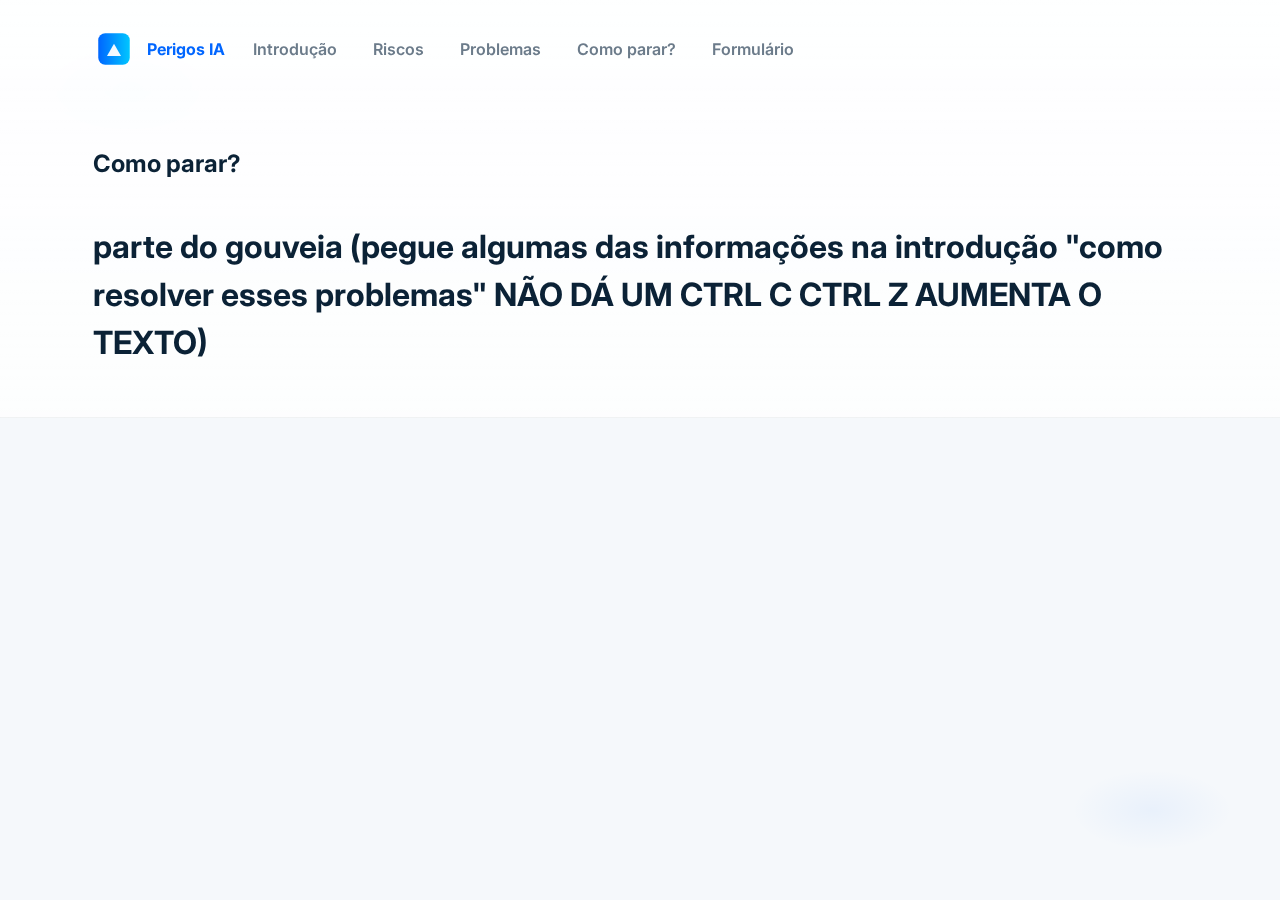
<file: comoparar.html>
<head>
    
     <meta charset="utf-8" />
  <meta name="viewport" content="width=device-width,initial-scale=1" />
  <title>Perigos da Inteligência Artificial — IA Segura</title>
  <link href="https://fonts.googleapis.com/css2?family=Inter:wght@300;400;600;700&family=Playfair+Display:wght@600&display=swap" rel="stylesheet">
  <link rel="stylesheet" href="styles.css" />
  <script src="script.js"></script>
</head>
    <body>
         <header class="site-header">
    <div class="container header-grid">
      <a class="brand" href="#">
        <svg class="logo" viewBox="0 0 48 48" aria-hidden="true">
          <defs><linearGradient id="g" x1="0" x2="1"><stop offset="0" stop-color="#0066ff"/><stop offset="1" stop-color="#00c6ff"/></linearGradient></defs>
          <rect x="6" y="6" width="36" height="36" rx="8" fill="url(#g)"></rect>
          <path d="M16 32 L24 18 L32 32 Z" fill="#fff" opacity="0.95"></path>
        </svg>
        <span class="brand-text">Perigos IA</span>
      </a>

      <nav class="nav" id="mainNav" aria-label="Navegação principal">
        <ul>
          <li><a href="index.html">Introdução</a></li>
          <li><a href="riscos.html">Riscos</a></li>
          <li><a href="problemas.html">Problemas</a></li>
          <li><a href="comoparar.html">Como parar?</a></li>
          <li><a href="formulario.html">Formulário</a></li>
        </ul>
      </nav>
      </div>
      <section id="recursos" class="container resources-section">
      <h2>Como parar?</h2>
      <div class="resources-grid">
      </div>
      <h1> parte do gouveia (pegue algumas das informações na introdução "como resolver esses problemas" NÃO DÁ UM CTRL C CTRL Z
    AUMENTA O TEXTO)</h1>
</file>
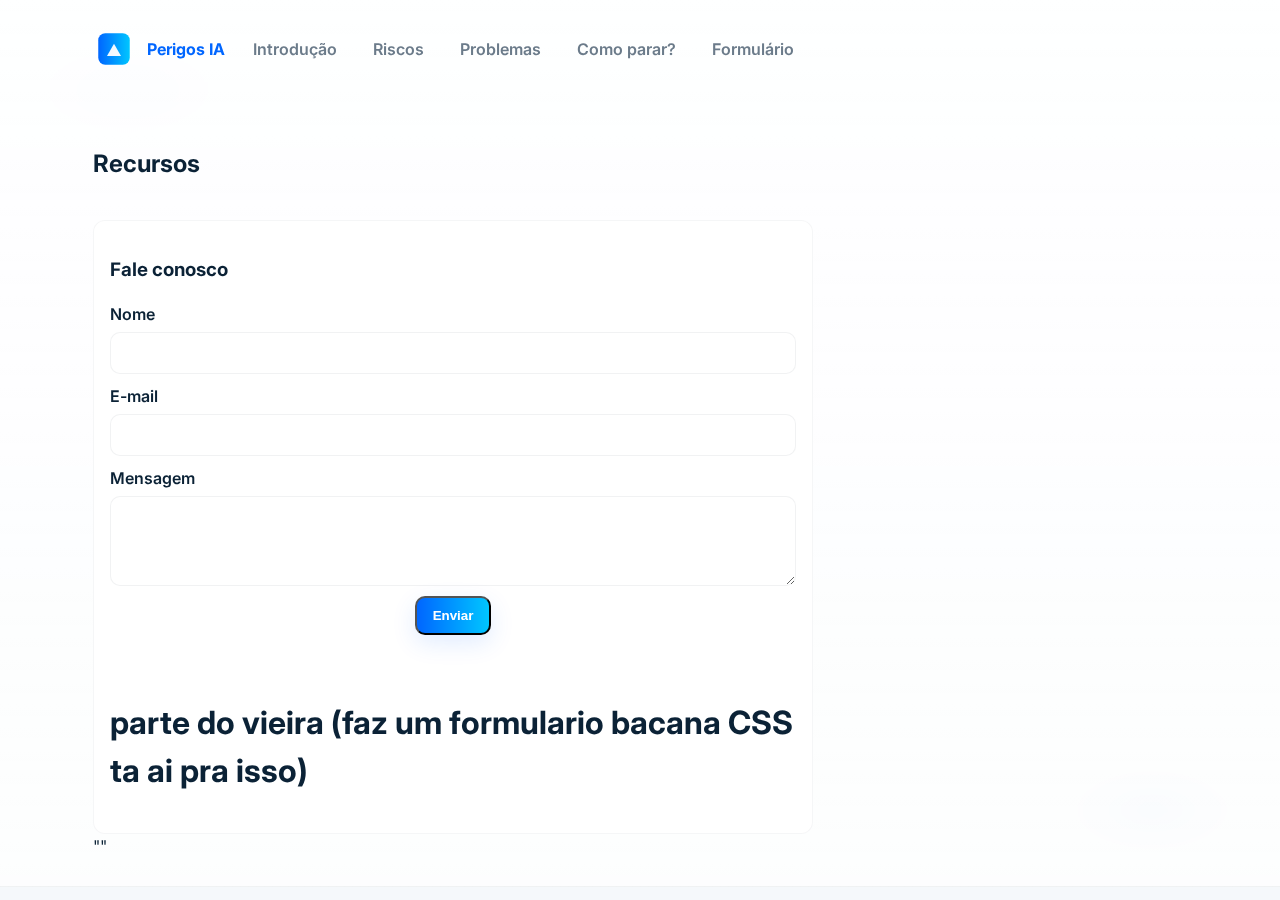
<file: formulario.html>
<!doctype html>
<html lang="pt-BR">
<head>
  <meta charset="utf-8" />
  <meta name="viewport" content="width=device-width,initial-scale=1" />
  <title>Perigos da Inteligência Artificial</title>
  <link href="https://fonts.googleapis.com/css2?family=Inter:wght@300;400;600;700&family=Playfair+Display:wght@600&display=swap" rel="stylesheet">
  <link rel="stylesheet" href="styles.css" />
  <script src="script.js"></script>
</head>
    <body>
         <header class="site-header">
    <div class="container header-grid">
      <a class="brand" href="#">
        <svg class="logo" viewBox="0 0 48 48" aria-hidden="true">
          <defs><linearGradient id="g" x1="0" x2="1"><stop offset="0" stop-color="#0066ff"/><stop offset="1" stop-color="#00c6ff"/></linearGradient></defs>
          <rect x="6" y="6" width="36" height="36" rx="8" fill="url(#g)"></rect>
          <path d="M16 32 L24 18 L32 32 Z" fill="#fff" opacity="0.95"></path>
        </svg>
        <span class="brand-text">Perigos IA</span>
      </a>

      <nav class="nav" id="mainNav" aria-label="Navegação principal">
        <ul>
          <li><a href="index.html">Introdução</a></li>
          <li><a href="riscos.html">Riscos</a></li>
          <li><a href="problemas.html">Problemas</a></li>
          <li><a href="comoparar.html">Como parar?</a></li>
          <li><a href="formulario.html">Formulário</a></li>
        </ul>
      </nav>
      </div>
      <section id="recursos" class="container resources-section">
      <h2>Recursos</h2>
      <div class="resources-grid">
      </div>

      <form id="contactForm" class="contact" novalidate>
        <h3>Fale conosco</h3>
        <div class="row">
          <label for="name">Nome</label>
          <input id="name" name="name" type="text" required />
        </div>
        <div class="row">
          <label for="email">E-mail</label>
          <input id="email" name="email" type="email" required />
        </div>
        <div class="row">
          <label for="message">Mensagem</label>
          <textarea id="message" name="message" rows="4" required></textarea>
        </div>
        <div class="row actions">
          <button type="submit" class="btn primary">Enviar</button>
          <p id="formStatus" class="form-status" aria-live="polite"></p>
        </div>
        <h1> parte do vieira (faz um formulario bacana CSS ta ai pra isso) </h1> 
      </form>""
    </section>
    </body>
</file>
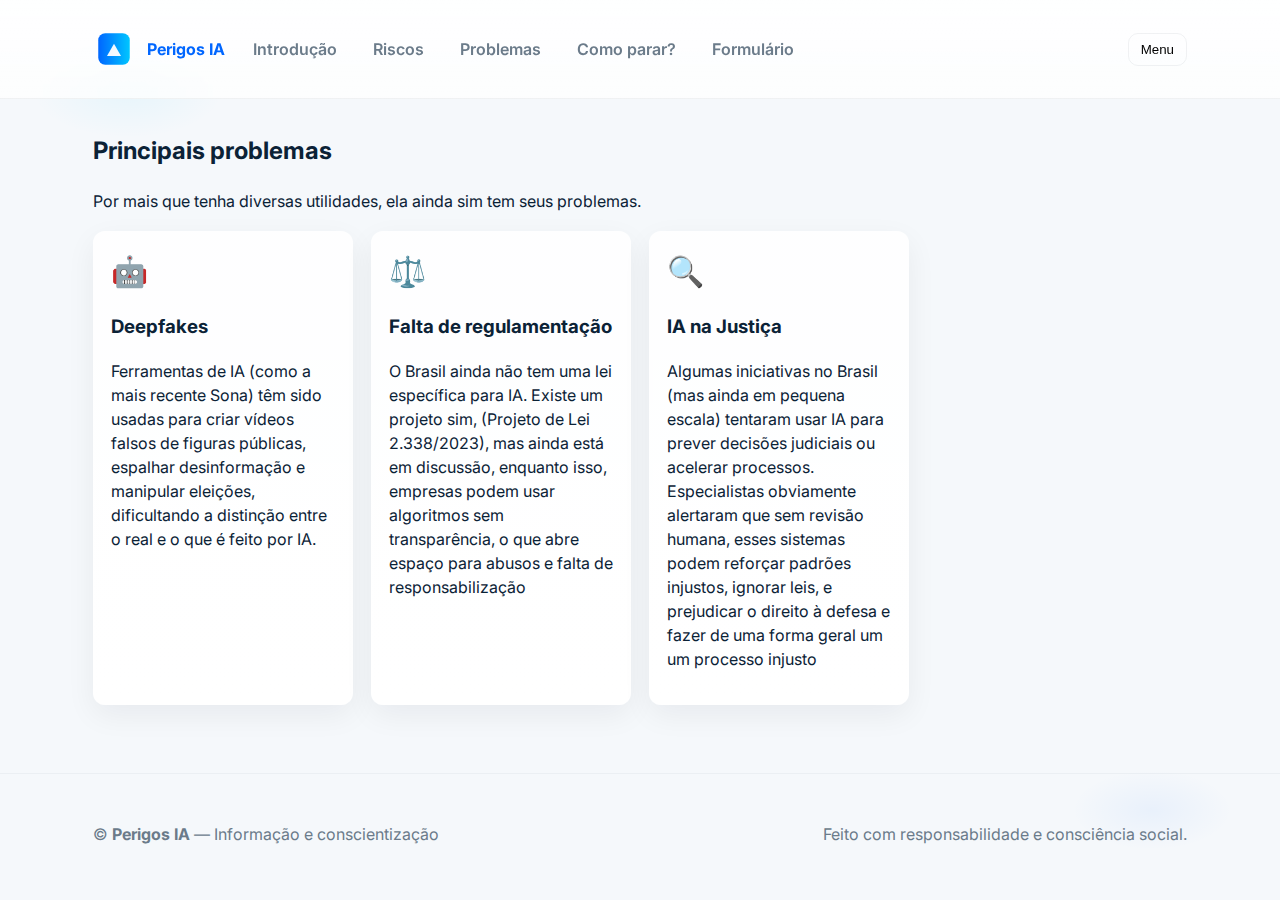
<file: problemas.html>
<!doctype html>
<html lang="pt-BR">
<head>
  <meta charset="utf-8" />
  <meta name="viewport" content="width=device-width,initial-scale=1" />
  <title>Problemas da IA</title>
  <link href="https://fonts.googleapis.com/css2?family=Inter:wght@300;400;600;700&family=Playfair+Display:wght@600&display=swap" rel="stylesheet">
  <link rel="stylesheet" href="styles.css" />
  <script src="script.js"></script>
</head>

<body>
  <header class="site-header">
    <div class="container header-grid">
      <a class="brand" href="#">
        <svg class="logo" viewBox="0 0 48 48" aria-hidden="true">
          <defs><linearGradient id="g" x1="0" x2="1"><stop offset="0" stop-color="#0066ff"/><stop offset="1" stop-color="#00c6ff"/></linearGradient></defs>
          <rect x="6" y="6" width="36" height="36" rx="8" fill="url(#g)"></rect>
          <path d="M16 32 L24 18 L32 32 Z" fill="#fff" opacity="0.95"></path>
        </svg>
        <span class="brand-text">Perigos IA</span>
      </a>

      <nav class="nav" id="mainNav" aria-label="Navegação principal">
        <ul>
          <li><a href="index.html">Introdução</a></li>
          <li><a href="riscos.html">Riscos</a></li>
          <li><a href="problemas.html">Problemas</a></li>
          <li><a href="comoparar.html">Como parar?</a></li>
          <li><a href="formulario.html">Formulário</a></li>
        </ul>
      </nav>

      <div class="header-actions">
        <button id="menuToggle" class="menu-btn" aria-expanded="false" aria-controls="mobileNav">Menu</button>
      </div>
    </div>

    <nav id="mobileNav" class="mobile-nav" hidden aria-hidden="true">
      <ul>
        <li><a href="index.html">Introdução</a></li>
        <li><a href="riscos.html">Riscos</a></li>
        <li><a href="problemas.html">Problemas</a></li>
        <li><a href="comoparar.html">Como parar?</a></li>
        <li><a href="formulario.html">Formulário</a></li>
      </ul>
    </nav>
  </header>

  <main>
    <section id="riscos" class="container cards-section">
      <h2>Principais problemas</h2>
      <p class="muted">Por mais que tenha diversas utilidades, ela ainda sim tem seus problemas.</p>

      <div class="cards-grid">
        <article class="feature-card">
          <div class="card-icon">🤖</div>
          <h3>Deepfakes</h3>
          <p>Ferramentas de IA (como a mais recente Sona) têm sido usadas para criar vídeos falsos de figuras públicas, 
            espalhar desinformação e manipular eleições, dificultando a distinção entre o real e o que é feito por IA.</p>
        </article>

        <article class="feature-card">
          <div class="card-icon">⚖️</div>
          <h3>Falta de regulamentação</h3>
          <p>O Brasil ainda não tem uma lei específica para IA. Existe um projeto sim, (Projeto de Lei 2.338/2023), mas ainda está em discussão,
             enquanto isso, empresas podem usar algoritmos sem transparência, o que abre espaço para abusos e falta de responsabilização</p>
        </article>

        <article class="feature-card">
          <div class="card-icon">🔍</div>
          <h3>IA na Justiça</h3>
          <p>Algumas iniciativas no Brasil (mas ainda em pequena escala) tentaram usar IA para prever decisões judiciais ou acelerar processos. 
            Especialistas obviamente alertaram que sem revisão humana, esses sistemas podem reforçar padrões injustos, ignorar leis, e prejudicar o direito à defesa e fazer de uma forma geral um 
          um processo injusto</p>
        </article>
      </div>
  </main>

  <footer class="site-footer">
    <div class="container footer-grid">
      <div>© <strong>Perigos IA</strong> — Informação e conscientização</div>
      <div class="muted">Feito com responsabilidade e consciência social.</div>
    </div>
  </footer>

</body>
</html>
</file>
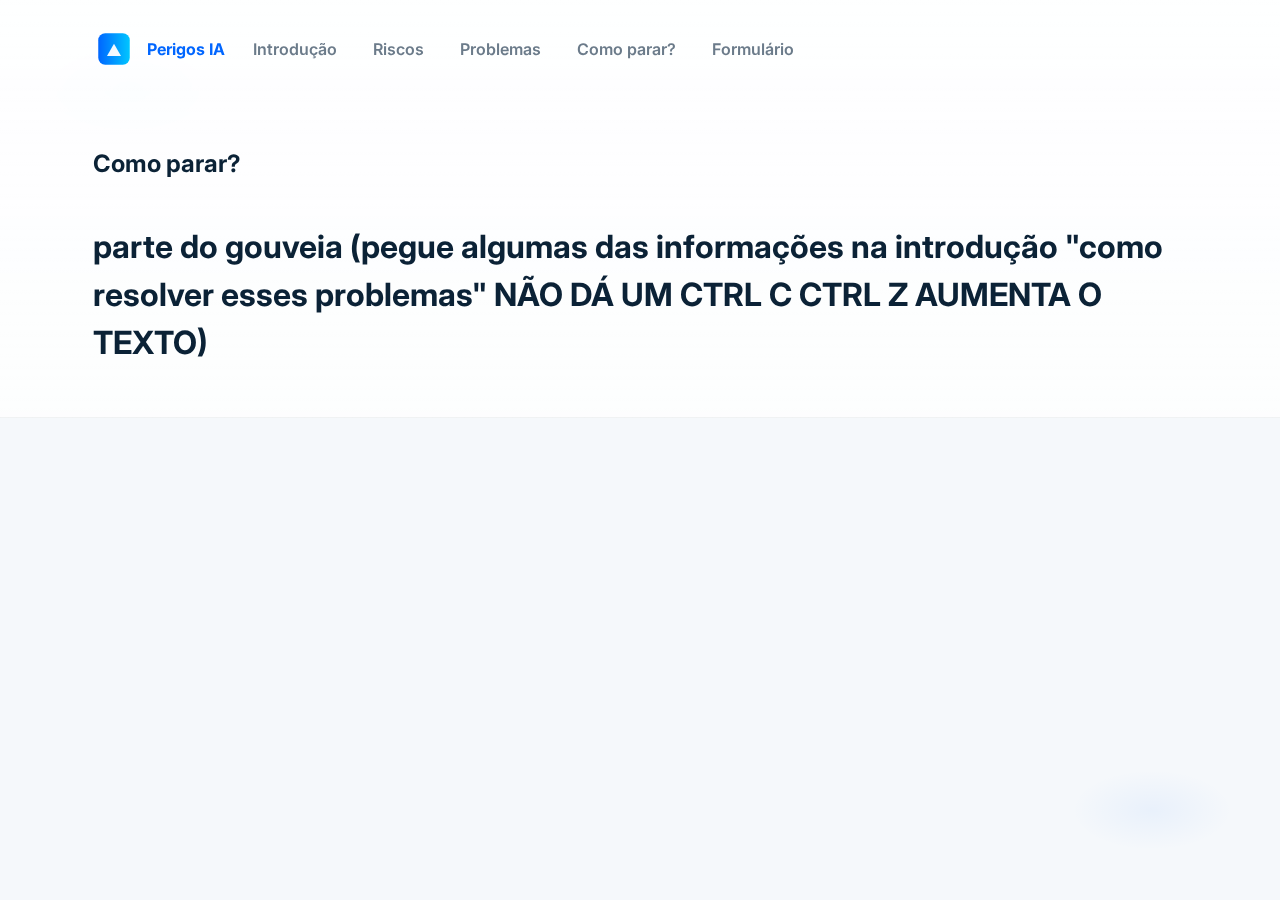
<file: recursos.html>
<head>
    
     <meta charset="utf-8" />
  <meta name="viewport" content="width=device-width,initial-scale=1" />
  <title>Perigos da Inteligência Artificial — IA Segura</title>
  <link href="https://fonts.googleapis.com/css2?family=Inter:wght@300;400;600;700&family=Playfair+Display:wght@600&display=swap" rel="stylesheet">
  <link rel="stylesheet" href="styles.css" />
  <script src="script.js"></script>
</head>
    <body>
         <header class="site-header">
    <div class="container header-grid">
      <a class="brand" href="#">
        <svg class="logo" viewBox="0 0 48 48" aria-hidden="true">
          <defs><linearGradient id="g" x1="0" x2="1"><stop offset="0" stop-color="#0066ff"/><stop offset="1" stop-color="#00c6ff"/></linearGradient></defs>
          <rect x="6" y="6" width="36" height="36" rx="8" fill="url(#g)"></rect>
          <path d="M16 32 L24 18 L32 32 Z" fill="#fff" opacity="0.95"></path>
        </svg>
        <span class="brand-text">Perigos IA</span>
      </a>

      <nav class="nav" id="mainNav" aria-label="Navegação principal">
        <ul>
          <li><a href="index.html">Introdução</a></li>
          <li><a href="riscos.html">Riscos</a></li>
          <li><a href="problemas.html">Problemas</a></li>
          <li><a href="comoparar.html">Como parar?</a></li>
          <li><a href="formulario.html">Formulário</a></li>
        </ul>
      </nav>
      </div>
      <section id="recursos" class="container resources-section">
      <h2>Como parar?</h2>
      <div class="resources-grid">
      </div>
      <h1> parte do gouveia (pegue algumas das informações na introdução "como resolver esses problemas" NÃO DÁ UM CTRL C CTRL Z
    AUMENTA O TEXTO)</h1>
</file>
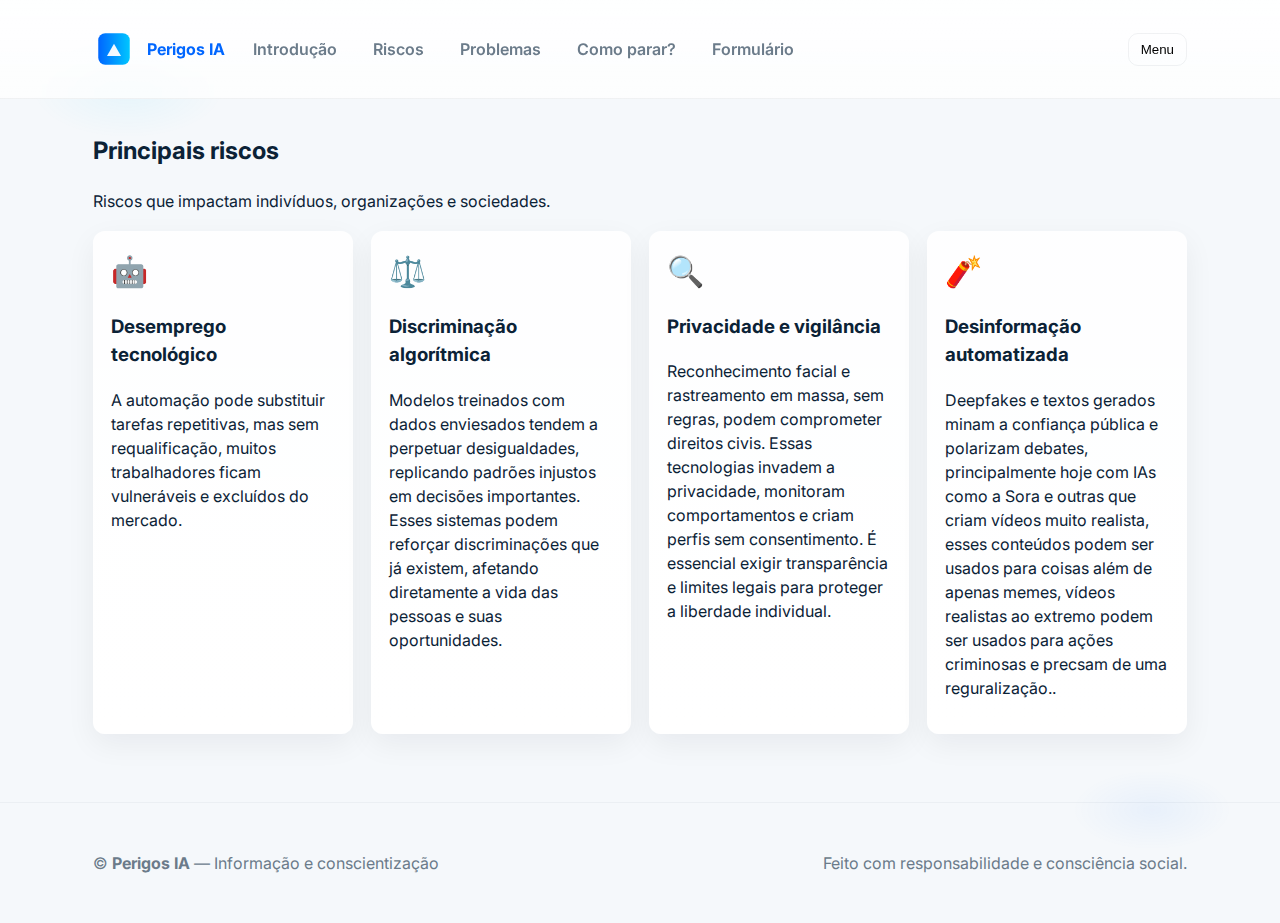
<file: riscos.html>
<!doctype html>
<html lang="pt-BR">
<head>
  <meta charset="utf-8" />
  <meta name="viewport" content="width=device-width,initial-scale=1" />
  <title>Perigos da Inteligência Artificial — IA Segura</title>
  <link href="https://fonts.googleapis.com/css2?family=Inter:wght@300;400;600;700&family=Playfair+Display:wght@600&display=swap" rel="stylesheet">
  <link rel="stylesheet" href="styles.css" />
  <script src="script.js"></script>
</head>

<body>
  <header class="site-header">
    <div class="container header-grid">
      <a class="brand" href="#">
        <svg class="logo" viewBox="0 0 48 48" aria-hidden="true">
          <defs><linearGradient id="g" x1="0" x2="1"><stop offset="0" stop-color="#0066ff"/><stop offset="1" stop-color="#00c6ff"/></linearGradient></defs>
          <rect x="6" y="6" width="36" height="36" rx="8" fill="url(#g)"></rect>
          <path d="M16 32 L24 18 L32 32 Z" fill="#fff" opacity="0.95"></path>
        </svg>
        <span class="brand-text">Perigos IA</span>
      </a>

      <nav class="nav" id="mainNav" aria-label="Navegação principal">
        <ul>
          <li><a href="index.html">Introdução</a></li>
          <li><a href="riscos.html">Riscos</a></li>
          <li><a href="problemas.html">Problemas</a></li>
          <li><a href="comoparar.html">Como parar?</a></li>
          <li><a href="formulario.html">Formulário</a></li>
        </ul>
      </nav>

      <div class="header-actions">
        <button id="menuToggle" class="menu-btn" aria-expanded="false" aria-controls="mobileNav">Menu</button>
      </div>
    </div>

    <nav id="mobileNav" class="mobile-nav" hidden aria-hidden="true">
      <ul>
        <li><a href="index.html">Introdução</a></li>
        <li><a href="riscos.html">Riscos</a></li>
        <li><a href="problemas.html">Problemas</a></li>
        <li><a href="comoparar.html">Como parar?</a></li>
      </ul>
    </nav>
  </header>

  <main>
    <section id="riscos" class="container cards-section">
      <h2>Principais riscos</h2>
      <p class="muted">Riscos que impactam indivíduos, organizações e sociedades.</p>

      <div class="cards-grid">
        <article class="feature-card">
          <div class="card-icon">🤖</div>
          <h3>Desemprego tecnológico</h3>
          <p>A automação pode substituir tarefas repetitivas, mas sem requalificação, muitos trabalhadores ficam vulneráveis e excluídos do mercado.</p>
        </article>

        <article class="feature-card">
          <div class="card-icon">⚖️</div>
          <h3>Discriminação algorítmica</h3>
          <p>Modelos treinados com dados enviesados tendem a perpetuar desigualdades, replicando padrões injustos em decisões importantes. Esses sistemas podem reforçar discriminações que já existem, afetando diretamente a vida das pessoas e suas oportunidades.</p>
        </article>

        <article class="feature-card">
          <div class="card-icon">🔍</div>
          <h3>Privacidade e vigilância</h3>
          <p>Reconhecimento facial e rastreamento em massa, sem regras, podem comprometer direitos civis. Essas tecnologias invadem a privacidade, monitoram comportamentos e criam perfis sem consentimento. É essencial exigir transparência e limites legais para proteger a liberdade individual.</p>
        </article>

        <article class="feature-card">
          <div class="card-icon">🧨</div>
          <h3>Desinformação automatizada</h3>
          <p>Deepfakes e textos gerados minam a confiança pública e polarizam debates, principalmente hoje com IAs como a Sora e outras que criam vídeos muito realista, esses conteúdos podem ser usados para coisas além de apenas memes, vídeos realistas ao extremo podem ser usados para ações criminosas e precsam de uma reguralização..</p>
        </article>
      </div>
  </main>

  <footer class="site-footer">
    <div class="container footer-grid">
      <div>© <strong>Perigos IA</strong> — Informação e conscientização</div>
      <div class="muted">Feito com responsabilidade e consciência social.</div>
    </div>
  </footer>

</body>
</html>
</file>
<file: styles.css>
:root {
--bg: #f5f8fb;
--card: #ffffff;
--accent-1: #0066ff;
--accent-2: #00c6ff;
--muted: #6b7b8a;
--glass: rgba(255,255,255,0.6);
--radius: 14px;
--container: 1150px;
--shadow: 0 10px 30px rgba(9,20,40,0.06);
font-family: "Inter", system-ui, -apple-system, "Segoe UI", Roboto, Arial;
color-scheme: light;
}
* {
box-sizing: border-box
}
html,body {
height: 100%
}
body {
margin: 0;
background: 
radial-gradient(1200px 600px at 10% 10%, rgba(0,198,255,0.06), transparent 8%),
radial-gradient(1000px 500px at 90% 90%, rgba(0,102,255,0.05), transparent 8%),
var(--bg);
color: #0b2236;
-webkit-font-smoothing: antialiased;
line-height: 1.5;
}
.container {
max-width: var(--container);
margin: 0 auto;
padding: 28px
}
.site-header {
backdrop-filter: blur(6px);
position: sticky;
top: 0;
z-index: 40;
background: linear-gradient(180deg, rgba(255,255,255,0.9), rgba(255,255,255,0.75));
border-bottom: 1px solid rgba(11,26,43,0.06)
}
.header-grid {
display: grid;
grid-template-columns: auto 1fr auto;
align-items: center;
gap: 16px
}
.brand {
display: flex;
align-items: center;
gap: 12px;
text-decoration: none;
color: inherit
}
.logo {
width: 42px;
height: 42px
}
.brand-text {
font-weight: 700;
font-family: "Inter", system-ui, -apple-system, "Segoe UI", Roboto, Arial;
color: var(--accent-1)
}
.nav ul {
display: flex;
gap: 12px;
list-style: none;
margin: 0;
padding: 0
}
.nav a {
padding: 8px 12px;
border-radius: 10px;
text-decoration: none;
color: var(--muted);
font-weight: 600;
transition: all .18s
}
.nav a:hover, .nav a:focus {
background: linear-gradient(90deg,var(--accent-2),var(--accent-1));
 color: #fff;
 box-shadow: 0 6px 18px rgba(0,102,255,0.12);
 outline: none
}
.header-actions {
display: flex;
gap: 8px;
align-items: center
}
.icon-btn {
background: transparent;
border: 0;
cursor: pointer;
font-size: 18px;
padding: 8px;
border-radius: 10px
}
.menu-btn {
background: transparent;
border: 1px solid rgba(11,26,43,0.06);
padding: 8px 12px;
border-radius: 10px;
cursor: pointer
}
.mobile-nav {
padding: 12px;
background: var(--card);
border-radius: 12px;
box-shadow: var(--shadow);
margin: 8px 28px
}
.mobile-nav ul {
list-style: none;
padding: 0;
margin: 0;
display: grid;
gap: 8px
}
.mobile-nav a{
text-decoration: none;
padding: 10px;
border-radius: 8px;
display: block;
color: var(--accent-1)
}
.hero {
padding: 56px 0
}
.hero-grid {
display: grid;
grid-template-columns: 1fr 420px;
gap: 36px;
align-items: center
}
.hero h1 {
font-size: 2.2rem;
margin: 0 0 8px 0;
line-height: 1.05
}
.lead {
color: var(--muted);
margin: 0 0 18px 0
}
.hero-cta {
display: flex;
gap: 12px
}
.btn {
display: inline-block;
padding: 10px 16px;
border-radius: 10px;
text-decoration: none;
font-weight: 700;
transition: all .18s
}
.btn.primary {
background: linear-gradient(90deg,var(--accent-1),var(--accent-2));
color: #fff;
box-shadow: 0 8px 24px rgba(0,102,255,0.12)
}
.btn.primary:hover {
transform: translateY(-3px)
}
.btn.ghost {
background: transparent;
border: 1px solid rgba(11,26,43,0.06);
color: var(--muted)
}
.illustration {
width: 100%;
height: auto;
border-radius: 12px;
box-shadow: var(--shadow)
}
.cards-section h2 {
margin-top: 6px
}
.cards-grid {
display: grid;
grid-template-columns: repeat(4,1fr);
gap: 18px;
margin-top: 18px
}
.feature-card {
background: linear-gradient(180deg, rgba(255,255,255,0.9), #fff);
padding: 18px;
border-radius: 12px;
box-shadow: var(--shadow);
transition: transform .18s
}
.feature-card:hover {
transform: translateY(-6px)
}
.card-icon {
font-size: 30px;
margin-bottom: 8px
}
.example-card {
margin-top: 18px;
padding: 16px;
border-radius: 12px;
background: linear-gradient(180deg,#f9fdff,#ffffff);
box-shadow: 0 4px 18px rgba(9,20,40,0.04)
}
.accordion .acc-btn {
width: 100%;
text-align: left;
padding: 12px;
border-radius: 10px;
border: 1px solid rgba(11,26,43,0.06);
background: #fff;
margin-bottom: 8px;
cursor: pointer
}
.accordion .acc-btn[aria-expanded="true"] {
box-shadow: 0 8px 24px rgba(0,102,255,0.06);
border-color: rgba(0,102,255,0.15)
}
.acc-panel {
padding: 12px;
background: linear-gradient(90deg,#f5fbff,#ffffff);
border-radius: 8px;
margin-bottom: 8px
}
.guide-grid {
display: grid;
grid-template-columns: 1fr 340px;
gap: 18px;
align-items: start;
margin-top: 14px
}
.checklist {
list-style: none;
padding: 0;
display: grid;
gap: 12px
}
.checklist li {
background: var(--card);
padding: 12px;
border-radius: 10px;
border: 1px solid rgba(11,26,43,0.04)
}
.tip-box {
background: linear-gradient(180deg,#fff,#fbfcff);
padding: 16px;
border-radius: 12px;
box-shadow: var(--shadow)
}
.resources-grid {
display: flex;
gap: 12px;
flex-wrap: wrap;
margin: 12px 0
}
.resource {
background: linear-gradient(90deg,#ffffff,#f7fdff);
padding: 12px 14px;
border-radius: 10px;
text-decoration: none;
color: var(--accent-1);
border: 1px solid rgba(0,198,255,0.06)
}
.contact {
margin-top: 18px;
padding: 16px;
border-radius: 12px;
background: #fff;
border: 1px solid rgba(11,26,43,0.04);
max-width: 720px
}
.contact .row {
display: flex;
flex-direction: column;
margin-bottom: 10px
}
.contact label {
font-weight: 600;
margin-bottom: 6px
}
.contact input,.contact textarea {
padding: 12px;
border-radius: 10px;
border: 1px solid rgba(11,26,43,0.06);
font-size: 14px
}
.actions {
display: flex;
gap: 12px;
align-items: center
}
.form-status {
color: var(--muted);
font-size: 0.95rem
}
.site-footer {
padding: 20px 0;
margin-top: 40px;
border-top: 1px solid rgba(11,26,43,0.04);
background: transparent
}
.footer-grid {
display: flex;
justify-content: space-between;
align-items: center;
color: var(--muted)
}
@media (max-width: 1100px) {
.hero-grid {
grid-template-columns: 1fr 320px
}
.cards-grid {
grid-template-columns: repeat(2,1fr)
}
.guide-grid {
grid-template-columns: 1fr
}
}
@media (max-width: 720px) {
.header-grid {
grid-template-columns: auto 1fr auto
}
.nav {
display: none
}
.mobile-nav {
margin: 0 18px
}
.hero-grid {
grid-template-columns: 1fr;
gap: 20px
}
.cards-grid {
grid-template-columns: 1fr
}
.cards-section, .guide-section {
padding: 12px
}
}
</file>
